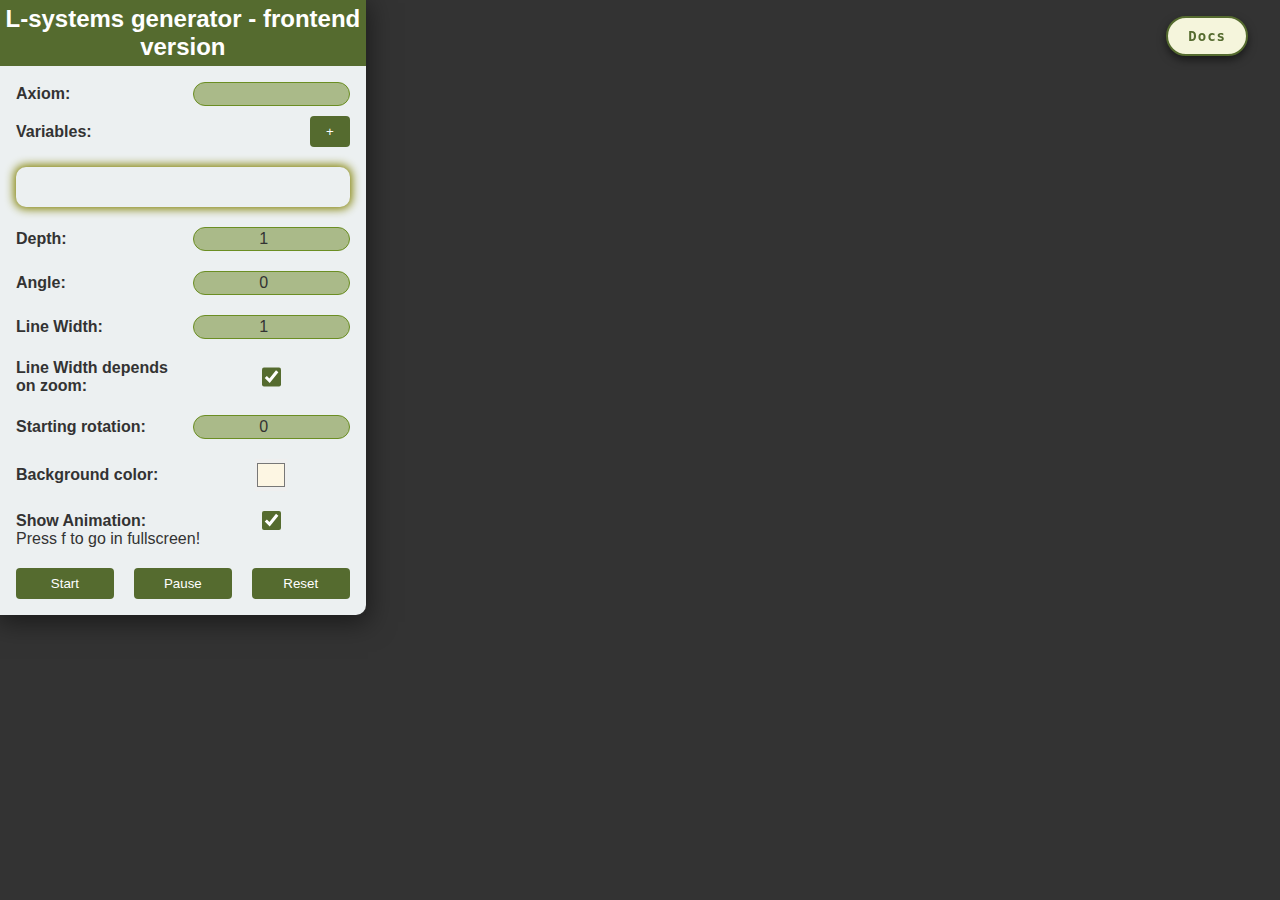
<file: index.html>
<!DOCTYPE html>
<html lang="en">

<head>
  <meta charset="UTF-8">
  <meta name="viewport" content="width=device-width, initial-scale=1.0">
  <title>L-system generator</title>
  <link rel="stylesheet" href="./css/style_main.css">
  <script type="module" src="./js/main.js"></script>
</head>

<body>
  <div id="menu">
    <header>
      <h2>L-systems generator - frontend version</h2>
    </header>

    <main>
      <div id="controls">
        <div class="stdContainer">
          <label for="axiomInput">Axiom:</label>
          <input id="axiomInput" class="config" type="text">
        </div>

        <div id="varsHeader">
          <label>Variables: </label><button id="addVarBtn" type="button">+</button>
        </div>

        <div id="varsContainer"></div> <!-- div dinamico, aggiunta variabili dinamicamente -->


        <div class="stdContainer">
          <label for="depthInput">Depth: </label>
          <input name="depthInput" id="depthInput" class="config" type="number" value="1" min="1" max="10">

          <label for="angleInput">Angle: </label>
          <input name="angleInput" id="angleInput" class="config" type="number" value="0">

          <label for="lineWInput">Line Width: </label>
          <input name="lineWInput" id="lineWInput" class="config" type="number" value="1" min="1" max="10">

          <label for="scaleLineWInput">Line Width depends on zoom: </label>
          <input name="scaleLineWInput" id="scaleLineWInput" class="config" type="checkbox" checked>

          <label for="rotInput">Starting rotation:</label>
          <input id="rotInput" name="rotInput" class="config" type="number" value="0" min="-360" max="360">

          <label for="backgroundColorInput">Background color:</label>
          <input name="backgroundColorInput" id="backgroundColorInput" class="config" type="color" value="#fdf6e3">

          <label for="showAnimInput">Show Animation: </label>
          <input name="showAnimInput" id="showAnimInput" class="config" type="checkbox" checked>
        </div>

        <p>Press f to go in fullscreen!</p>

        <div class="btnContainer">
          <button id="startBtn" type="button">Start</button>
          <button id="pauseBtn" type="button">Pause</button>
          <button id="resetBtn" type="button">Reset</button>
        </div>

      </div>
    </main>
  </div>
  <canvas id="drawingCanvas"></canvas>


  <!-- modal per aggiunta di variabili manualmente -->
  <div id="varModal" class="modalBackground hidden">
    <div class="modalContainer">
      <h2>New variable</h2>
      <div>
        <label for="newVarInput">New variable symbol:</label>
        <input type="text" name="newVarInput" id="newVarInput">

        <button type="button" id="discardVarBtn">Discard</button>
        <button type="button" id="confirmVarBtn">Confirm</button>

      </div>
    </div>
  </div>

  <div id="help-btn-container">
    <a href="./html/docs.html" target="_blank" title="Vai alla documentazione">Docs</a>
  </div>
</body>

</html>
</file>
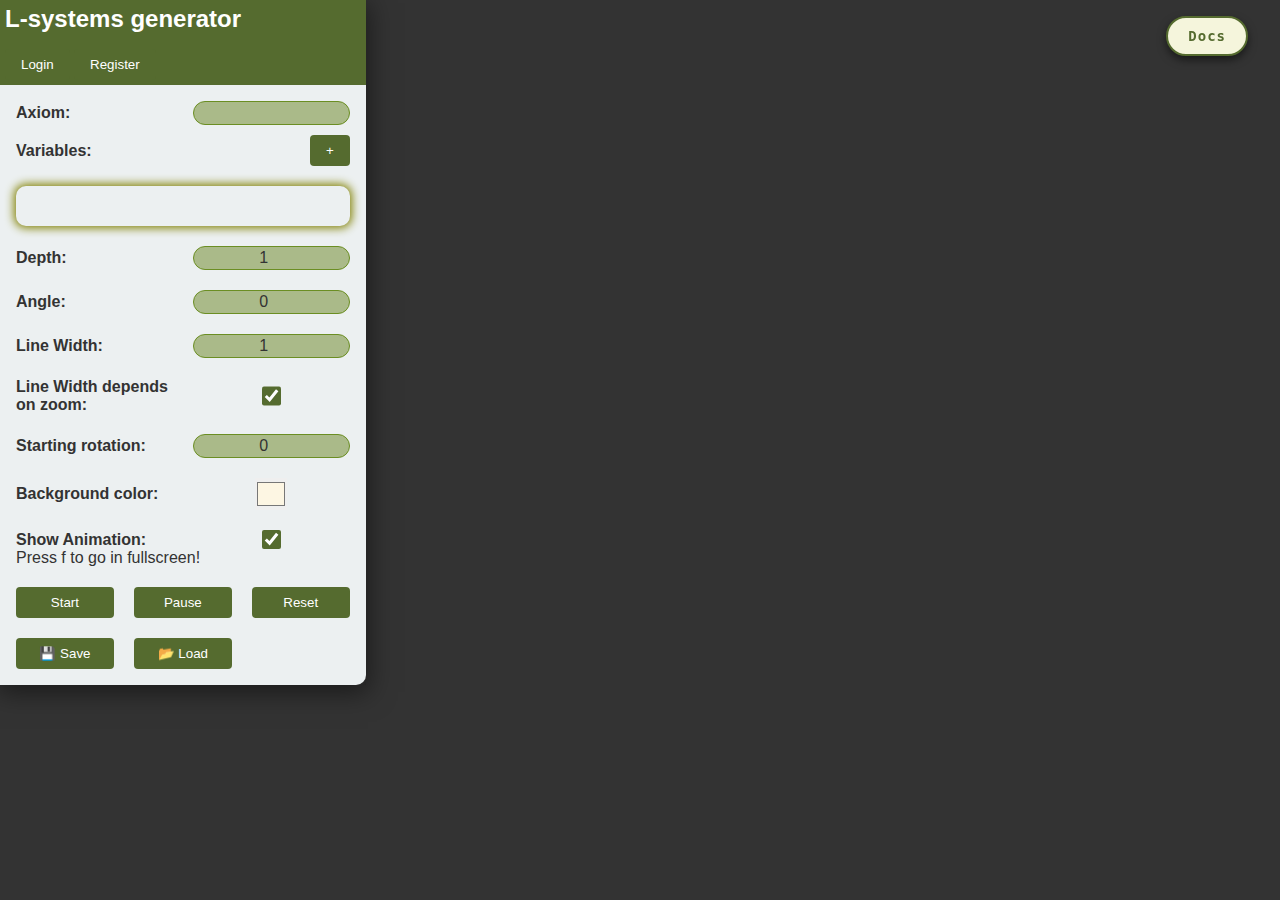
<file: html/index.html>
<!DOCTYPE html>
<html lang="en">

<head>
  <meta charset="UTF-8">
  <meta name="viewport" content="width=device-width, initial-scale=1.0">
  <title>L-system generator</title>
  <link rel="stylesheet" href="../css/style_main.css">
  <script type="module" src="../js/main.js"></script>
</head>

<body>
  <div id="menu">
    <header>
      <h2>L-systems generator</h2>
      <div id="userArea">
        <button id="showLoginBtn" type="button">Login</button>
        <button id="showRegisterBtn" type="button">Register</button>
      </div>
    </header>

    <main>
      <div id="controls">
        <div class="stdContainer">
          <label for="axiomInput">Axiom:</label>
          <input id="axiomInput" class="config" type="text">
        </div>

        <div id="varsHeader">
          <label>Variables: </label><button id="addVarBtn" type="button">+</button>
        </div>

        <div id="varsContainer"></div> <!-- div dinamico, aggiunta variabili dinamicamente -->


        <div class="stdContainer">
          <label for="depthInput">Depth: </label>
          <input name="depthInput" id="depthInput" class="config" type="number" value="1" min="1" max="10">

          <label for="angleInput">Angle: </label>
          <input name="angleInput" id="angleInput" class="config" type="number" value="0">

          <label for="lineWInput">Line Width: </label>
          <input name="lineWInput" id="lineWInput" class="config" type="number" value="1" min="1" max="10">

          <label for="scaleLineWInput">Line Width depends on zoom: </label>
          <input name="scaleLineWInput" id="scaleLineWInput" class="config" type="checkbox" checked>

          <label for="rotInput">Starting rotation:</label>
          <input id="rotInput" name="rotInput" class="config" type="number" value="0" min="-360" max="360">

          <label for="backgroundColorInput">Background color:</label>
          <input name="backgroundColorInput" id="backgroundColorInput" class="config" type="color" value="#fdf6e3">

          <label for="showAnimInput">Show Animation: </label>
          <input name="showAnimInput" id="showAnimInput" class="config" type="checkbox" checked>
        </div>

        <p>Press f to go in fullscreen!</p>

        <div class="btnContainer">
          <button id="startBtn" type="button">Start</button>
          <button id="pauseBtn" type="button">Pause</button>
          <button id="resetBtn" type="button">Reset</button>
          <button id="showSaveModalBtn" type="button">💾 Save</button>
          <button id="showLoadModalBtn" type="button">📂 Load</button>
        </div>

      </div>
    </main>
  </div>
  <canvas id="drawingCanvas"></canvas>


  <!-- modal per aggiunta di variabili manualmente -->
  <div id="varModal" class="modalBackground hidden">
    <div class="modalContainer">
      <h2>New variable</h2>
      <div>
        <label for="newVarInput">New variable symbol:</label>
        <input type="text" name="newVarInput" id="newVarInput">

        <button type="button" id="discardVarBtn">Discard</button>
        <button type="button" id="confirmVarBtn">Confirm</button>

      </div>
    </div>
  </div>

  <!-- login modal -->
  <div id="loginModal" class="modalBackground hidden">
    <form id="loginForm" class="modalContainer">
      <h2>Login</h2>
      <div>
        <label for="loginUser">Username:</label>
        <input type="text" id="loginUser" required>
      </div>
      <div>
        <label for="loginPass">Password:</label>
        <input type="password" id="loginPass" required>
      </div>
      <div class="modal-actions">
        <button type="button" class="modalDiscardBtn">Cancel</button>
        <button type="submit">Login</button>
      </div>
      <p class="modalError" id="loginError"></p>
    </form>
  </div>

  <!-- modal per registrare un nuovo utente -->
  <div id="registerModal" class="modalBackground hidden">
    <form id="registerForm" class="modalContainer">
      <h2>Register</h2>
      <div>
        <label for="registerUser">Username:</label>
        <input type="text" id="registerUser" required>
      </div>
      <div>
        <label for="registerPass">Password:</label>
        <input type="password" id="registerPass" minlength="6" required>
      </div>
      <div class="modal-actions">
        <button type="button" class="modalDiscardBtn">Cancel</button>
        <button type="submit">Register</button>
      </div>
      <p class="modalError" id="registerError"></p>
    </form>
  </div>

  <!-- modal per salvare un disegno -->
  <div id="saveModal" class="modalBackground hidden">
    <form id="saveForm" class="modalContainer">
      <h2>Save Drawing</h2>
      <div>
        <label for="drawingNameInput">Drawing Name:</label>
        <input type="text" id="drawingNameInput" required>
      </div>
      <div>
        <label for="drawingPublicInput">Make Public?</label>
        <input type="checkbox" id="drawingPublicInput">
      </div>
      <div class="modal-actions">
        <button type="button" class="modalDiscardBtn">Cancel</button>
        <button type="submit">Save</button>
      </div>
      <p class="modalError" id="saveError"></p>
    </form>
  </div>

  <!-- modal per caricare i disegni -->
  <div id="loadModal" class="modalBackground hidden">
    <div class="modalContainer">
      <h2>Load Drawing</h2>

      <div class="tab-header">
        <button type="button" id="tabMine" class="tab-btn active">My Drawings</button>
        <button type="button" id="tabPublic" class="tab-btn">Public Drawings</button>
      </div>

      <div id="drawingListContainer">
        <p>Loading drawings...</p>
      </div>
      <div class="modal-actions">
        <button type="button" class="modalDiscardBtn">Cancel</button>
      </div>
    </div>
  </div>


  <div id="help-btn-container">
    <a href="docs.html" target="_blank" title="Vai alla documentazione">Docs</a>
  </div>
</body>

</html>
</file>
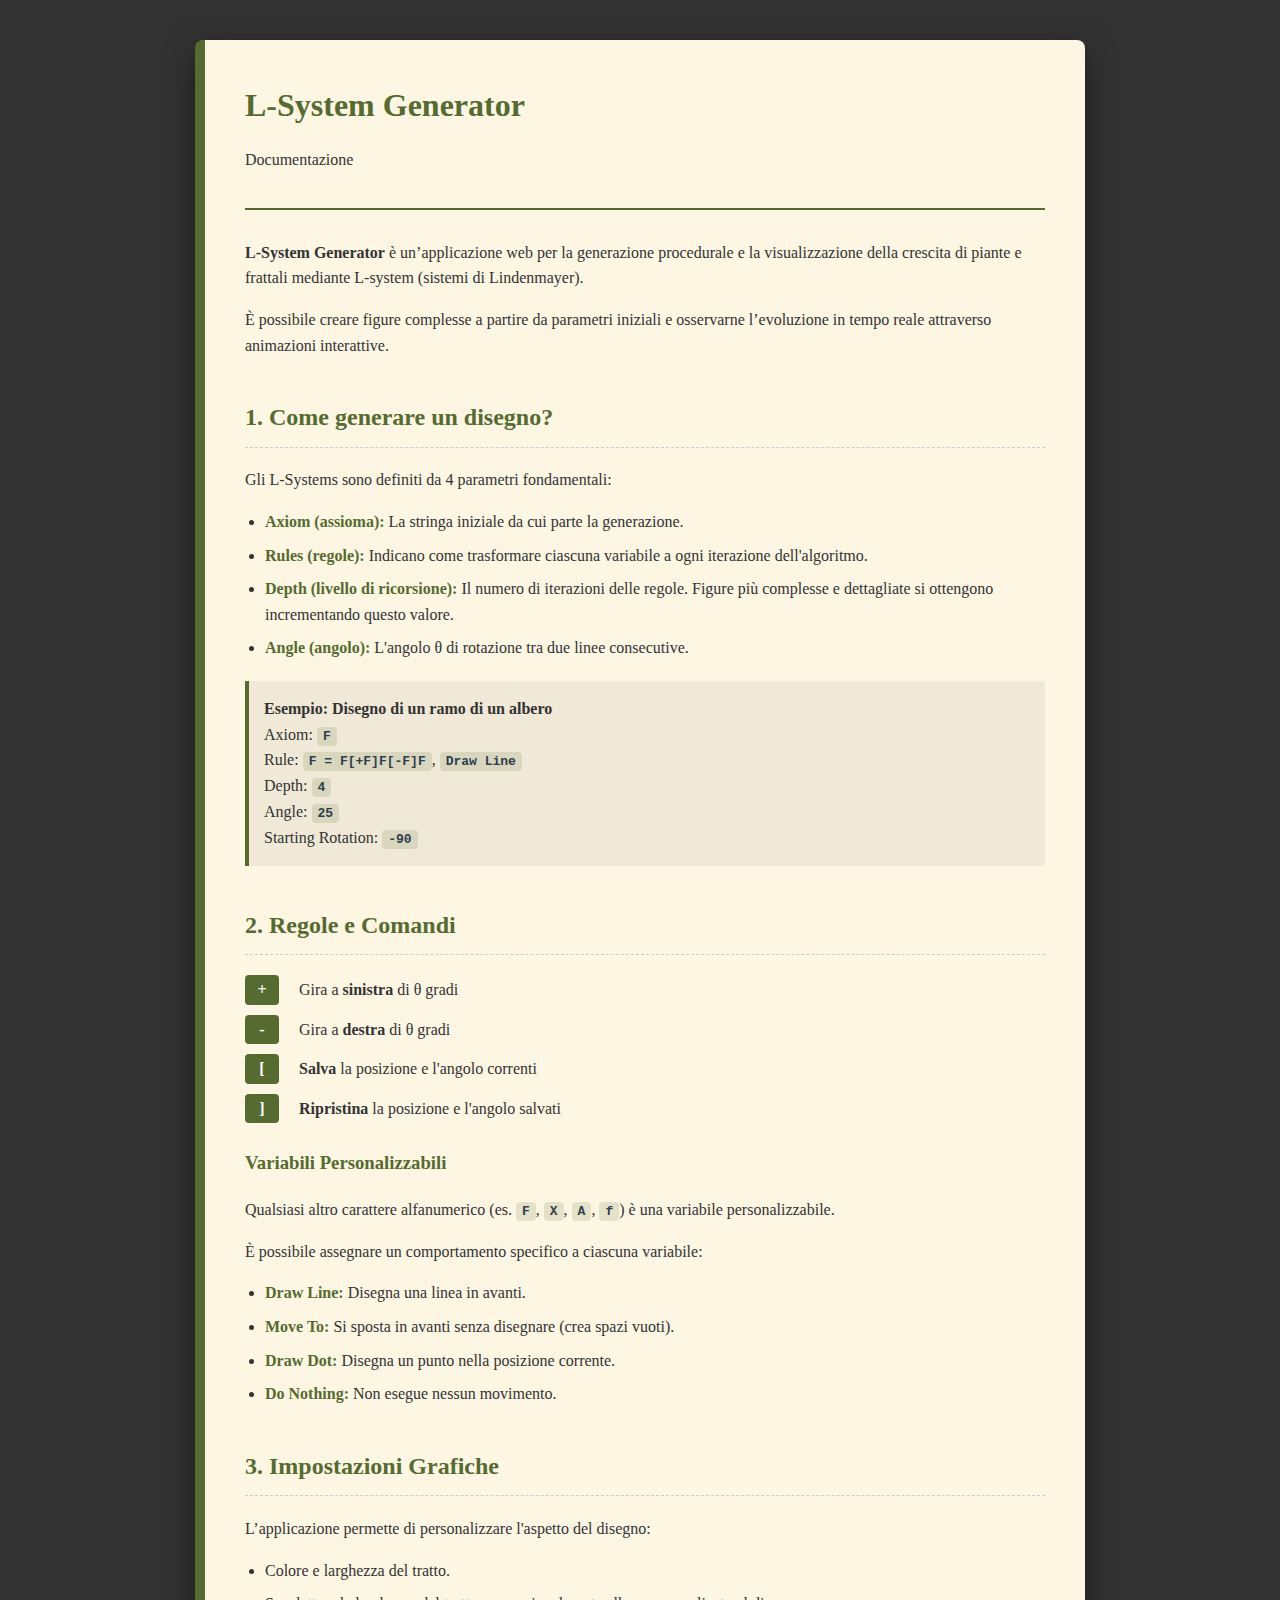
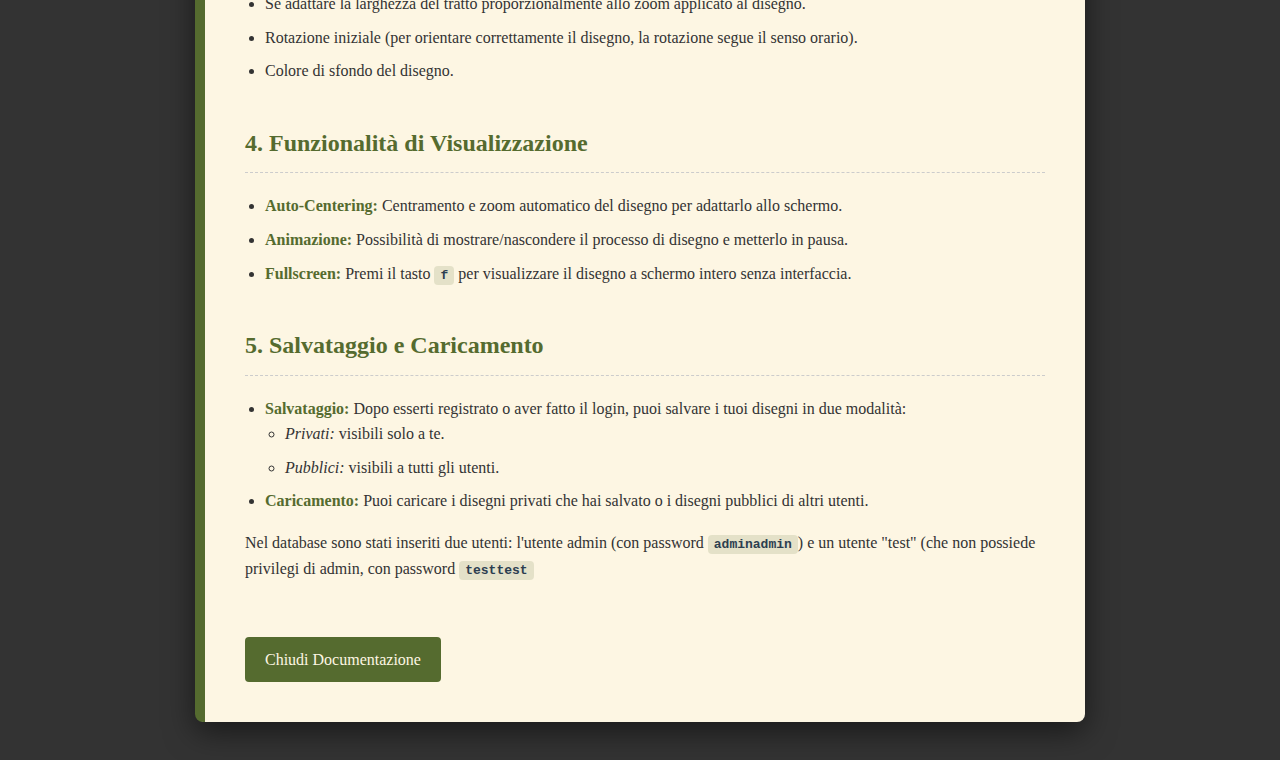
<file: docs.html>
<!DOCTYPE html>
<html lang="it">
<head>
    <meta charset="UTF-8">
    <meta name="viewport" content="width=device-width, initial-scale=1.0">
    <title>Manuale Utente - L-System Generator</title>
    <link rel="stylesheet" href="./css/style_docs.css">
</head>
<body>

    <div class="container">
        <header>
            <h1>L-System Generator</h1>
            <p>Documentazione</p>
        </header>

        <div>
            <p><strong>L-System Generator</strong> è un’applicazione web per la generazione procedurale e la visualizzazione della crescita di piante e frattali mediante L-system (sistemi di Lindenmayer).</p>
            <p>È possibile creare figure complesse a partire da parametri iniziali e osservarne l’evoluzione in tempo reale attraverso animazioni interattive.</p>
        </div>

        <section>
            <h2>1. Come generare un disegno?</h2>
            <p>Gli L-Systems sono definiti da 4 parametri fondamentali:</p>
            <ul>
                <li><strong>Axiom (assioma):</strong> La stringa iniziale da cui parte la generazione.</li>
                <li><strong>Rules (regole):</strong> Indicano come trasformare ciascuna variabile a ogni iterazione dell'algoritmo.</li>
                <li><strong>Depth (livello di ricorsione):</strong> Il numero di iterazioni delle regole. Figure più complesse e dettagliate si ottengono incrementando questo valore.</li>
                <li><strong>Angle (angolo):</strong> L'angolo θ di rotazione tra due linee consecutive.</li>
            </ul>

            <div class="example-box">
                <strong>Esempio: Disegno di un ramo di un albero</strong><br>
                Axiom: <code>F</code><br>
                Rule: <code>F = F[+F]F[-F]F</code>, <code>Draw Line</code><br>
                Depth: <code>4</code><br>
                Angle: <code>25</code><br>
                Starting Rotation: <code>-90</code>
            </div>
        </section>

        <section>
            <h2>2. Regole e Comandi</h2>
            
            <div class="commands-grid">
                <div class="cmd-symbol">+</div>
                <div class="cmd-desc">Gira a <strong>sinistra</strong> di θ gradi</div>

                <div class="cmd-symbol">-</div>
                <div class="cmd-desc">Gira a <strong>destra</strong> di θ gradi</div>

                <div class="cmd-symbol">[</div>
                <div class="cmd-desc"><strong>Salva</strong> la posizione e l'angolo correnti</div>

                <div class="cmd-symbol">]</div>
                <div class="cmd-desc"><strong>Ripristina</strong> la posizione e l'angolo salvati</div>
            </div>

            <h3>Variabili Personalizzabili</h3>
            <p>Qualsiasi altro carattere alfanumerico (es. <code>F</code>, <code>X</code>, <code>A</code>, <code>f</code>) è una variabile personalizzabile.</p>
            <p>È possibile assegnare un comportamento specifico a ciascuna variabile:</p>
            <ul>
                <li><strong>Draw Line:</strong> Disegna una linea in avanti.</li>
                <li><strong>Move To:</strong> Si sposta in avanti senza disegnare (crea spazi vuoti).</li>
                <li><strong>Draw Dot:</strong> Disegna un punto nella posizione corrente.</li>
                <li><strong>Do Nothing:</strong> Non esegue nessun movimento.</li>
            </ul>
        </section>

        <section>
            <h2>3. Impostazioni Grafiche</h2>
            <p>L’applicazione permette di personalizzare l'aspetto del disegno:</p>
            <ul>
                <li>Colore e larghezza del tratto.</li>
                <li>Se adattare la larghezza del tratto proporzionalmente allo zoom applicato al disegno.</li>
                <li>Rotazione iniziale (per orientare correttamente il disegno, la rotazione segue il senso orario).</li>
                <li>Colore di sfondo del disegno.</li>
            </ul>
        </section>

        <section>
            <h2>4. Funzionalità di Visualizzazione</h2>
            <ul>
                <li><strong>Auto-Centering:</strong> Centramento e zoom automatico del disegno per adattarlo allo schermo.</li>
                <li><strong>Animazione:</strong> Possibilità di mostrare/nascondere il processo di disegno e metterlo in pausa.</li>
                <li><strong>Fullscreen:</strong> Premi il tasto <code>f</code> per visualizzare il disegno a schermo intero senza interfaccia.</li>
            </ul>
        </section>

        <section>
            <h2>5. Salvataggio e Caricamento</h2>
            <ul>
                <li><strong>Salvataggio:</strong> Dopo esserti registrato o aver fatto il login, puoi salvare i tuoi disegni in due modalità:
                    <ul>
                        <li><em>Privati:</em> visibili solo a te.</li>
                        <li><em>Pubblici:</em> visibili a tutti gli utenti.</li>
                    </ul>
                </li>
                <li><strong>Caricamento:</strong> Puoi caricare i disegni privati che hai salvato o i disegni pubblici di altri utenti.</li>
            </ul>

            <p>Nel database sono stati inseriti due utenti: l'utente admin (con password <code>adminadmin</code>) e un utente "test" (che non possiede privilegi di admin, con password <code>testtest</code></p>
        </section>

        <a href="#" onclick="window.close();" class="back-link">Chiudi Documentazione</a>
    </div>

</body>
</html>
</file>
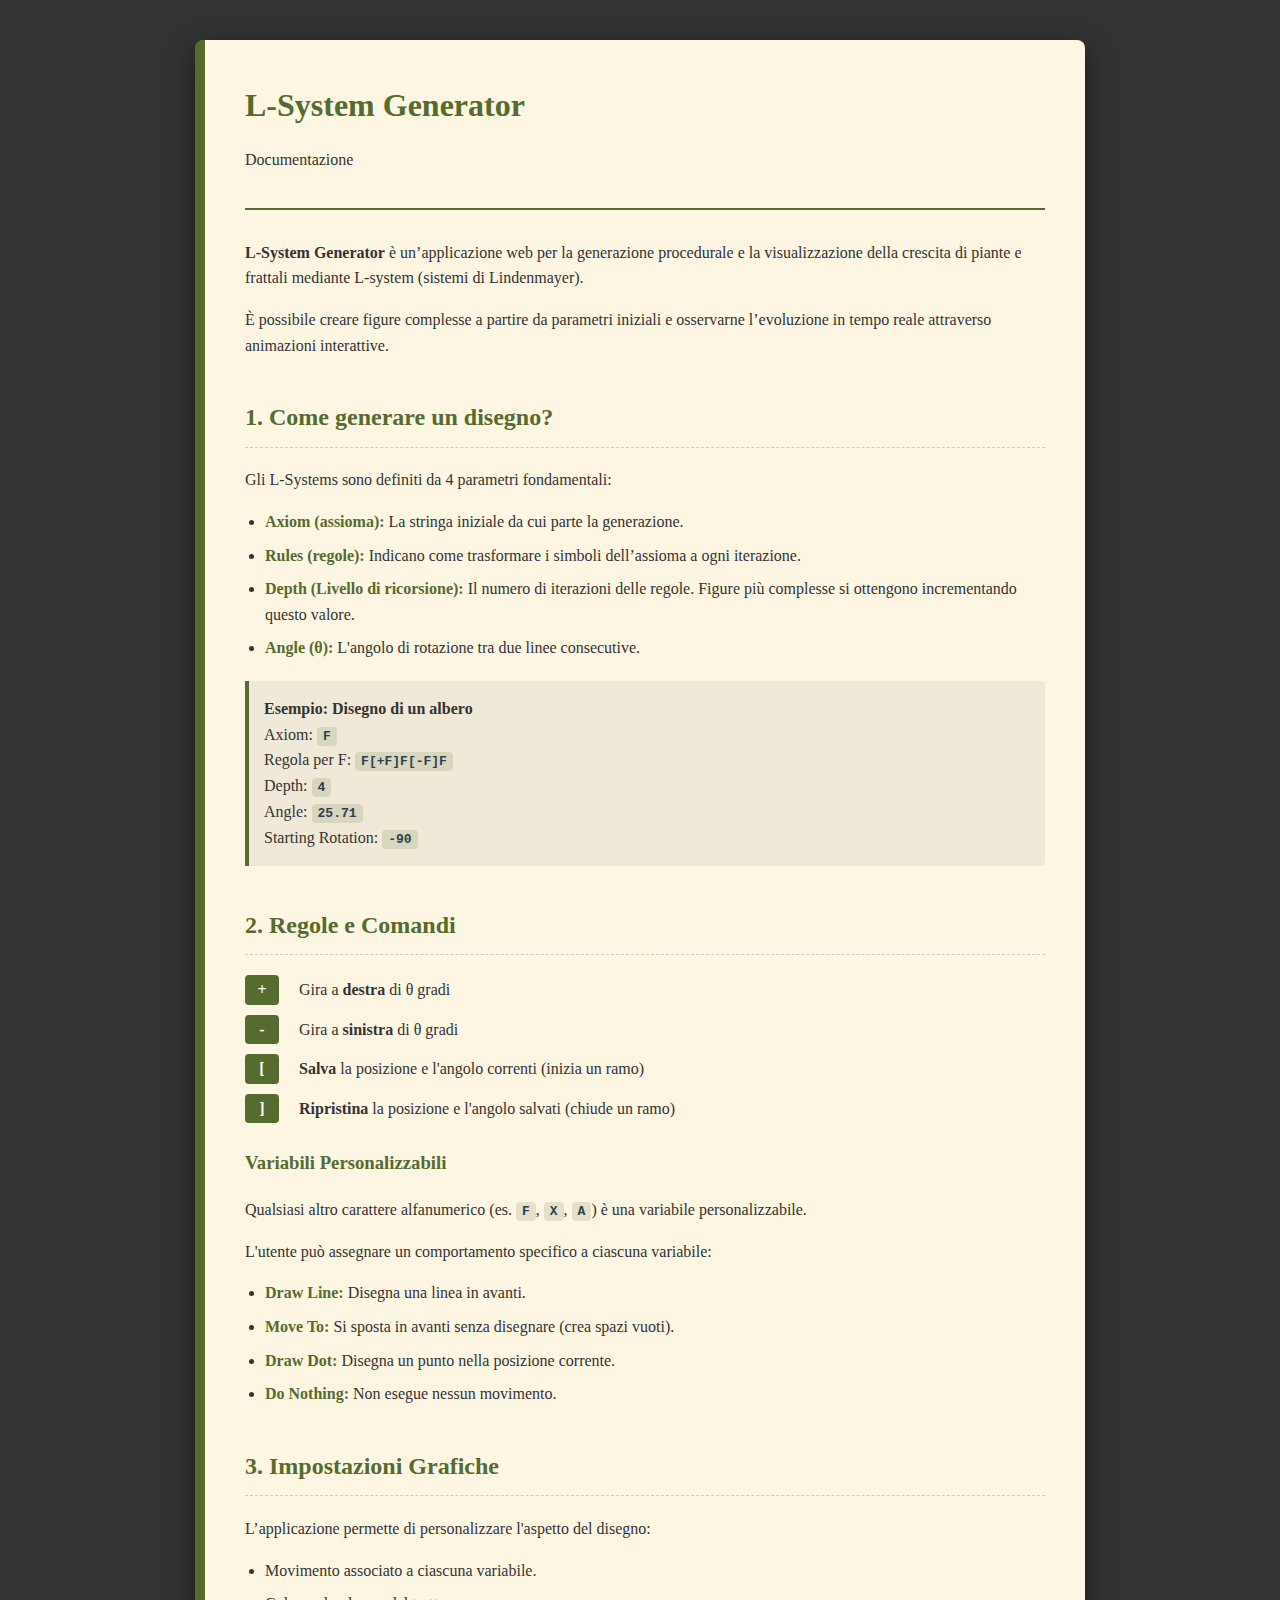
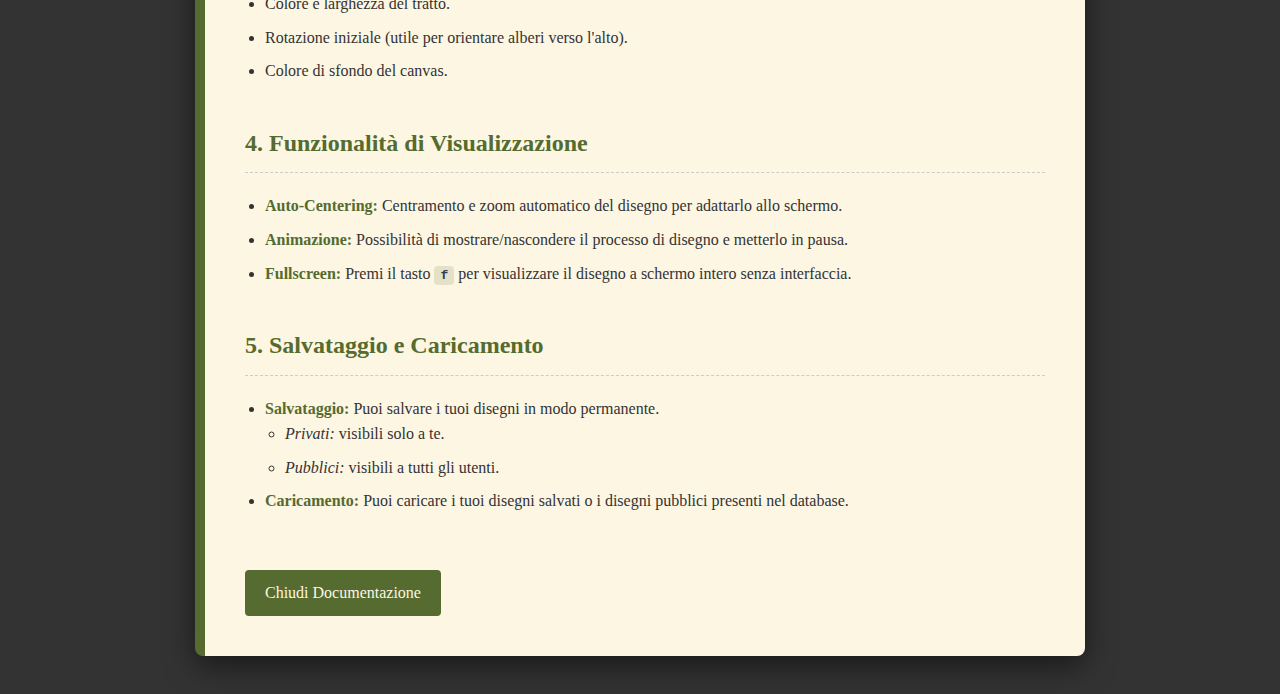
<file: html/docs.html>
<!DOCTYPE html>
<html lang="it">
<head>
    <meta charset="UTF-8">
    <meta name="viewport" content="width=device-width, initial-scale=1.0">
    <title>Manuale Utente - L-System Generator</title>
    <link rel="stylesheet" href="../css/style_docs.css">
</head>
<body>

    <div class="container">
        <header>
            <h1>L-System Generator</h1>
            <p>Documentazione</p>
        </header>

        <div>
            <p><strong>L-System Generator</strong> è un’applicazione web per la generazione procedurale e la visualizzazione della crescita di piante e frattali mediante L-system (sistemi di Lindenmayer).</p>
            <p>È possibile creare figure complesse a partire da parametri iniziali e osservarne l’evoluzione in tempo reale attraverso animazioni interattive.</p>
        </div>

        <section>
            <h2>1. Come generare un disegno?</h2>
            <p>Gli L-Systems sono definiti da 4 parametri fondamentali:</p>
            <ul>
                <li><strong>Axiom (assioma):</strong> La stringa iniziale da cui parte la generazione.</li>
                <li><strong>Rules (regole):</strong> Indicano come trasformare i simboli dell’assioma a ogni iterazione.</li>
                <li><strong>Depth (Livello di ricorsione):</strong> Il numero di iterazioni delle regole. Figure più complesse si ottengono incrementando questo valore.</li>
                <li><strong>Angle (θ):</strong> L'angolo di rotazione tra due linee consecutive.</li>
            </ul>

            <div class="example-box">
                <strong>Esempio: Disegno di un albero</strong><br>
                Axiom: <code>F</code><br>
                Regola per F: <code>F[+F]F[-F]F</code><br>
                Depth: <code>4</code><br>
                Angle: <code>25.71</code><br>
                Starting Rotation: <code>-90</code>
            </div>
        </section>

        <section>
            <h2>2. Regole e Comandi</h2>
            
            <div class="commands-grid">
                <div class="cmd-symbol">+</div>
                <div class="cmd-desc">Gira a <strong>destra</strong> di θ gradi</div>

                <div class="cmd-symbol">-</div>
                <div class="cmd-desc">Gira a <strong>sinistra</strong> di θ gradi</div>

                <div class="cmd-symbol">[</div>
                <div class="cmd-desc"><strong>Salva</strong> la posizione e l'angolo correnti (inizia un ramo)</div>

                <div class="cmd-symbol">]</div>
                <div class="cmd-desc"><strong>Ripristina</strong> la posizione e l'angolo salvati (chiude un ramo)</div>
            </div>

            <h3>Variabili Personalizzabili</h3>
            <p>Qualsiasi altro carattere alfanumerico (es. <code>F</code>, <code>X</code>, <code>A</code>) è una variabile personalizzabile.</p>
            <p>L'utente può assegnare un comportamento specifico a ciascuna variabile:</p>
            <ul>
                <li><strong>Draw Line:</strong> Disegna una linea in avanti.</li>
                <li><strong>Move To:</strong> Si sposta in avanti senza disegnare (crea spazi vuoti).</li>
                <li><strong>Draw Dot:</strong> Disegna un punto nella posizione corrente.</li>
                <li><strong>Do Nothing:</strong> Non esegue nessun movimento.</li>
            </ul>
        </section>

        <section>
            <h2>3. Impostazioni Grafiche</h2>
            <p>L’applicazione permette di personalizzare l'aspetto del disegno:</p>
            <ul>
                <li>Movimento associato a ciascuna variabile.</li>
                <li>Colore e larghezza del tratto.</li>
                <li>Rotazione iniziale (utile per orientare alberi verso l'alto).</li>
                <li>Colore di sfondo del canvas.</li>
            </ul>
        </section>

        <section>
            <h2>4. Funzionalità di Visualizzazione</h2>
            <ul>
                <li><strong>Auto-Centering:</strong> Centramento e zoom automatico del disegno per adattarlo allo schermo.</li>
                <li><strong>Animazione:</strong> Possibilità di mostrare/nascondere il processo di disegno e metterlo in pausa.</li>
                <li><strong>Fullscreen:</strong> Premi il tasto <code>f</code> per visualizzare il disegno a schermo intero senza interfaccia.</li>
            </ul>
        </section>

        <section>
            <h2>5. Salvataggio e Caricamento</h2>
            <ul>
                <li><strong>Salvataggio:</strong> Puoi salvare i tuoi disegni in modo permanente.
                    <ul>
                        <li><em>Privati:</em> visibili solo a te.</li>
                        <li><em>Pubblici:</em> visibili a tutti gli utenti.</li>
                    </ul>
                </li>
                <li><strong>Caricamento:</strong> Puoi caricare i tuoi disegni salvati o i disegni pubblici presenti nel database.</li>
            </ul>
        </section>

        <!-- Link per chiudere la scheda o tornare indietro -->
        <a href="#" onclick="window.close();" class="back-link">Chiudi Documentazione</a>
    </div>

</body>
</html>
</file>
<file: css/style_main.css>
/* base styles */
html {
  box-sizing: border-box;
  font-family: 'Fira Mono', sans-serif;
}

* {
  margin: 0;
  padding: 0;
  font-family: inherit;
}

body {
  margin: 0;
  background: rgb(51, 51, 51);
  color: #333;
  display: grid;
  grid-template-columns: 1fr 2.5fr;
}

body > * {
  width: 100%;
}

/* main layout */
#menu {
  box-shadow: inset -5px -5px 10px -3px rgba(0, 0, 0, 0.30),
              0px 5px 25px 2px rgba(0, 0, 0, 0.50);
}

#controls {
  padding: 1rem;
  background: #ecf0f1;
  border-radius: 0 0 10px 0;
}

#drawingCanvas {
  display: block;
  background: transparent;
  /* responsive canvas */
  position: absolute;
  z-index: -1;
  top: 0;
  left: 0;
  width: 100vw;
  height: 100vh;
}

/* header */
header {
  background: darkolivegreen;
  color: #fff;
  display: flex;
  justify-content: space-between;
  text-align: center;
  align-items: center;
  padding: 5px;
  flex-wrap: wrap; 
  gap: 1rem;
}

nav#authBar,
nav#saveBar {
  display: flex;
  gap: 1rem;
}

/* ui components */
label {
  font-weight: bold;
}

button {
  padding: 0.5rem 1rem;
  border: none;
  background: darkolivegreen;
  color: #fff;
  cursor: pointer;
  border-radius: 4px;
}

button:disabled {
  opacity: 0.6;
  cursor: not-allowed;
}

button:active {
  opacity: 0.8;
}

input[type="text"], input[type="number"], input[type="password"], select {
  text-align: center;
  padding: 2px 8px;
  font-size: inherit;
  color: inherit;
  border-radius: 500px;
  border: 1px solid olivedrab;
  background-color: rgb(170, 186, 137);
}

input[type="color"] {
  width: 2rem;
  height: 2rem;
  border: transparent;
  justify-self: center;
}

input[type="checkbox"] {
  height: 1.2rem;
  width: 1.2rem;
  cursor: pointer;
  accent-color: darkolivegreen;
  justify-self: center;
}

.hidden {
  opacity: 0;
  pointer-events: none;
}

/* tabs */
.tab-header {
  display: flex;
  justify-content: center;
  gap: 10px;
  margin-bottom: 15px;
  width: 100%;
}

.tab-btn {
  background-color: #aaa; /* tab inattiva */
  flex: 1;
  font-size: 0.9rem;
}

.tab-btn.active {
  background-color: darkolivegreen; /* tab attiva */
  font-weight: bold;
  border: 2px solid white;
}

/* variables container */
#varsContainer {
  display: flex;
  gap: 10px;
  flex-direction: column;
  align-items: baseline;
  max-height: 20vh;
  overflow-y: scroll;
  padding-right: 10px;
  margin: 20px 0;
  border-radius: 10px;
  padding: 20px;
  box-shadow: 0 0 10px 2px olive;
}

#varsHeader {
  display: flex;
  justify-content: space-between;
  margin: 10px 0;
  align-items: center;
}

.varConfig {
  display: grid;
  grid-template-columns: 5fr 20fr 30fr 10fr 10fr;
  align-items: center;
  gap: 5px;
  justify-items: center;
}

.varConfig label {
  text-align: center;
  font-weight: bold;
  font-size: inherit;
}

.varConfig>label::after {
  content: ":";
  padding-left: 2px;
}

.varConfig > * {
  width: 100%;
  box-sizing: border-box;
}

.stdContainer > * {
  width: 100%;
  box-sizing: border-box;
}

.stdContainer, .btnContainer {
  display: grid;
  grid-template-columns: 1fr 1fr;
  gap: 20px;
  align-items: center;
  justify-items: stretch;
}

.btnContainer {
  grid-template-columns: 1fr 1fr 1fr;
  width: 100%;
  padding-top: 20px;
}

/* modals */
.modalBackground {
  display: flex;
  justify-content: center;
  align-items: center;
  position: absolute;
  z-index: 1;
  top: 0;
  left: 0;
  height: 100vh;
  width: 100vw;
  background-color: rgba(0, 0, 0, 0.362);
}

main.hidden, .modalBackground.hidden {
  display: none;
}

.modalContainer {
  background-color: beige;
  border-radius: 10px;
  display: flex;
  flex-direction: column;
  align-items: center;
  gap: 20px;
  padding: 20px;
  border: 3px solid rgba(245, 245, 220, 0.386);
}

.modalContainer h2 {
  border-bottom: 2px solid black;
  width: 100%;
  text-align: center;
  padding-bottom: 10px;
}

.modalContainer > div {
  display: grid;
  grid-template-columns: 1fr 1fr;
  justify-items: stretch;
  width: 100%;
  gap: 30px 50px;
}

.modalContainer input[type="checkbox"] {
  justify-self: center;
}

#confirmVarBtn { background-color: rgb(0, 139, 0); }
#discardVarBtn { background-color: darkred; }

/* btn documentazione */
#help-btn-container {
  position: fixed;
  top: 1rem;       
  right: 2rem;     
  left: auto;
  z-index: 999999;
  background: transparent;
  padding: 0;
  margin: 0;
  width: auto; 
  height: auto;
}

#help-btn-container a {
  display: flex;
  justify-content: center;
  align-items: center;
  width: auto; 
  height: auto;
  padding: 10px 20px;
  border-radius: 50px; 
  background-color: beige;
  color: darkolivegreen;
  border: 2px solid darkolivegreen;
  text-decoration: none;
  font-family: 'Fira Mono', monospace;
  font-weight: bold;
  font-size: 14px;
  letter-spacing: 1px;
  white-space: nowrap;
  box-shadow: 0 4px 8px rgba(0, 0, 0, 0.5);
  transition: transform 0.2s, background-color 0.2s, color 0.2s;
}

#help-btn-container a:hover {
  transform: scale(1.05); 
  background-color: darkolivegreen;
  color: beige;
  border-color: beige;
  cursor: pointer;
}

/* lista disegni nel db */
#drawingListContainer {
  width: 100%;
}

#drawingListContainer ul {
  width: 100%;
  list-style: none;
  padding: 0;
  margin: 0;
  box-sizing: border-box;
  background-color: #fff;
  border: 2px solid #556b2f;
  border-radius: 6px;
  max-height: 300px;   
  overflow-y: auto;   
  box-shadow: inset 0 0 5px rgba(0,0,0,0.2);
}

#drawingListContainer li {
  display: flex; 
  justify-content: space-between;
  align-items: center;
  padding: 10px 15px;
  border-bottom: 1px solid #eee;
  transition: background 0.2s;
}

#drawingListContainer li:last-child {
  border-bottom: none;
}

#drawingListContainer li:hover {
  background-color: #f0f5e5;
}

.drawing-item-actions {
  display: flex;
  gap: 5px; 
  margin: 0;
}

.load-item-btn, .delete-item-btn {
  padding: 5px 10px;
  font-size: 0.75rem;
  border-radius: 4px;
  text-transform: uppercase;
  font-weight: bold;
}

.load-item-btn { background-color: green; }
.load-item-btn:hover { background-color: darkgreen; }

.delete-item-btn { background-color: red; }
.delete-item-btn:hover { background-color: darkred; }

/* load modal override */
#loadModal .modalContainer {
  width: 400px;     
  max-width: 90vw; 
}

#loadModal .modalContainer > div {
  display: flex;
  flex-direction: column;
  width: 100%;
  grid-template-columns: none; 
  gap: 15px;
}
</file>
<file: css/style_docs.css>
:root {
    --bg-dark: rgb(51, 51, 51);
    --paper-bg: #fdf6e3;
    --accent-color: darkolivegreen;
    --text-color: #333;
    --code-bg: rgba(85, 107, 47, 0.15);
}

body {
    margin: 0;
    padding: 40px 20px;
    background-color: var(--bg-dark);
    color: var(--text-color);
    line-height: 1.6;
}

.container {
    max-width: 800px;
    margin: 0 auto;
    background-color: var(--paper-bg);
    padding: 40px;
    border-radius: 8px;
    box-shadow: 0 10px 30px rgba(0,0,0,0.5);
    border-left: 10px solid var(--accent-color);
}

/* Intestazione */
header {
    border-bottom: 2px solid var(--accent-color);
    padding-bottom: 20px;
    margin-bottom: 30px;
}

h1 {
    color: var(--accent-color);
    margin: 0;
    font-size: 2rem;
}

h2 {
    color: var(--accent-color);
    margin-top: 40px;
    border-bottom: 1px dashed #ccc;
    padding-bottom: 10px;
}

h3 {
    color: #556b2f; /* OliveDrab scuro */
    margin-top: 25px;
}

p {
    margin-bottom: 15px;
}

/* Elenchi */
ul {
    padding-left: 20px;
}

li {
    margin-bottom: 8px;
}

li strong {
    color: var(--accent-color);
}

/* Blocchi di codice ed esempi */
code {
    background-color: var(--code-bg);
    padding: 2px 6px;
    border-radius: 4px;
    font-weight: bold;
    color: #2c3e50;
}

.example-box {
    background-color: rgba(0,0,0,0.05);
    border-left: 4px solid var(--accent-color);
    padding: 15px;
    margin: 20px 0;
    border-radius: 0 4px 4px 0;
}

/* Tabella comandi */
.commands-grid {
    display: grid;
    grid-template-columns: auto 1fr;
    gap: 10px 20px;
    margin: 20px 0;
}

.cmd-symbol {
    background-color: var(--accent-color);
    color: #fff;
    padding: 2px 2px;
    border-radius: 4px;
    text-align: center;
    font-weight: bold;
    min-width: 30px;
}

.cmd-desc {
    align-self: center;
}

/* Footer e Link */
.back-link {
    display: inline-block;
    margin-top: 40px;
    text-decoration: none;
    color: var(--paper-bg);
    background-color: var(--accent-color);
    padding: 10px 20px;
    border-radius: 4px;
    transition: background 0.2s;
}

.back-link:hover {
    background-color: #556b2f;
}
</file>
